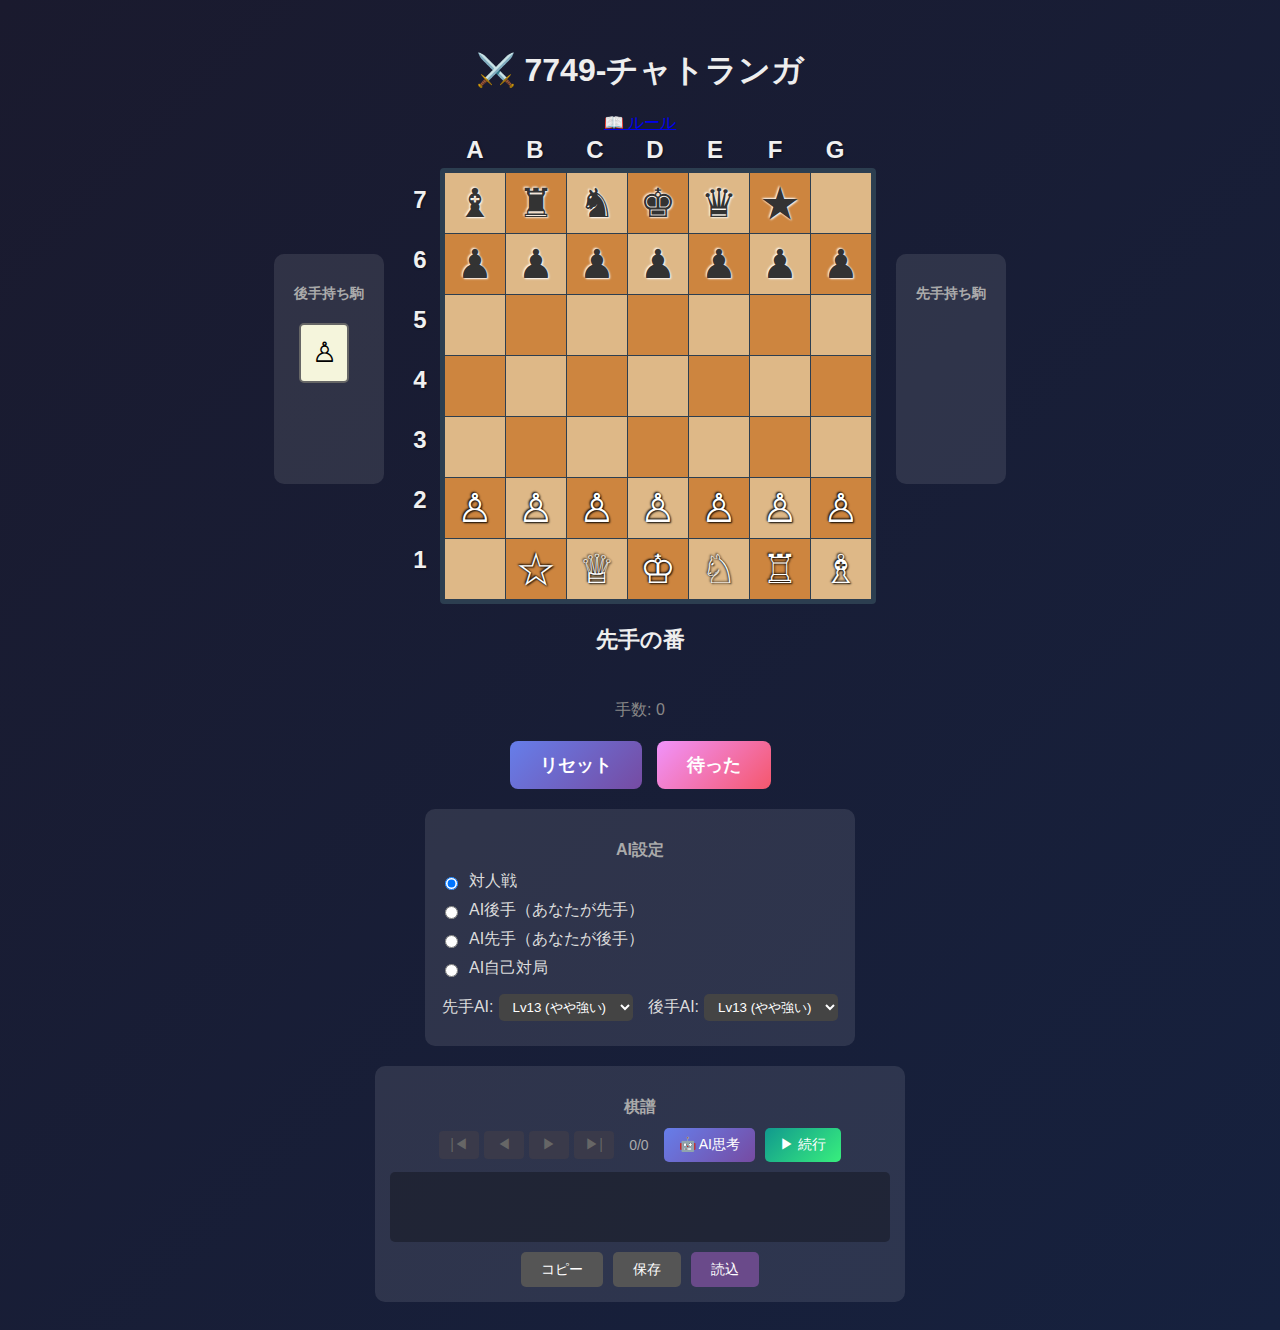
<file: index.html>
<!DOCTYPE html>
<html lang="ja">
<head>
    <meta charset="UTF-8">
    <meta name="viewport" content="width=device-width, initial-scale=1.0">
    <title>7749-チャトランガ</title>
    <link rel="stylesheet" href="style.css">
</head>
<body>
    <div class="container">
        <h1>⚔️ 7749-チャトランガ</h1>
            <a href="rules.html">📖 ルール</a>
        <div class="game-area">
            <div class="hand-area" id="black-hand">
                <h3>後手持ち駒</h3>
                <div class="hand-pieces" id="black-hand-pieces"></div>
            </div>
            
            <div class="board-container">
                <div class="row-labels">
                    <div class="label"></div>
                    <div class="label">7</div>
                    <div class="label">6</div>
                    <div class="label">5</div>
                    <div class="label">4</div>
                    <div class="label">3</div>
                    <div class="label">2</div>
                    <div class="label">1</div>
                </div>
                <div class="board-with-labels">
                    <div class="col-labels">
                        <div class="label">A</div>
                        <div class="label">B</div>
                        <div class="label">C</div>
                        <div class="label">D</div>
                        <div class="label">E</div>
                        <div class="label">F</div>
                        <div class="label">G</div>
                    </div>
                    <div id="board"></div>
                </div>
            </div>
            
            <div class="hand-area" id="white-hand">
                <h3>先手持ち駒</h3>
                <div class="hand-pieces" id="white-hand-pieces"></div>
            </div>
        </div>
        
        <div class="info-panel">
            <div id="turn-indicator">読み込み中...</div>
            <div id="status"></div>
            <div id="move-count">手数: 0</div>
        </div>
        
        <div class="controls">
            <button id="reset-btn">リセット</button>
            <button id="undo-btn">待った</button>
        </div>

        <div class="ai-controls">
            <h3>AI設定</h3>
            <div class="ai-options">
                <label>
                    <input type="radio" name="game-mode" value="pvp" checked> 対人戦
                </label>
                <label>
                    <input type="radio" name="game-mode" value="ai-black"> AI後手（あなたが先手）
                </label>
                <label>
                    <input type="radio" name="game-mode" value="ai-white"> AI先手（あなたが後手）
                </label>
                <label>
                    <input type="radio" name="game-mode" value="ai-vs-ai"> AI自己対局
                </label>
            </div>
            <div class="ai-strength">
                <label>先手AI: 
                    <select id="ai-depth-white">
                        <option value="1">Lv1 (超初心者)</option>
                        <option value="2">Lv2</option>
                        <option value="3">Lv3</option>
                        <option value="4">Lv4 (初心者)</option>
                        <option value="5">Lv5</option>
                        <option value="6">Lv6</option>
                        <option value="7">Lv7 (やや弱い)</option>
                        <option value="8">Lv8</option>
                        <option value="9">Lv9</option>
                        <option value="10">Lv10 (普通)</option>
                        <option value="11">Lv11</option>
                        <option value="12">Lv12</option>
                        <option value="13" selected>Lv13 (やや強い)</option>
                        <option value="14">Lv14</option>
                        <option value="15">Lv15</option>
                        <option value="16">Lv16 (強い)</option>
                        <option value="17">Lv17</option>
                        <option value="18">Lv18 (最強)</option>
                    </select>
                </label>
                <label>後手AI: 
                    <select id="ai-depth-black">
                        <option value="1">Lv1 (超初心者)</option>
                        <option value="2">Lv2</option>
                        <option value="3">Lv3</option>
                        <option value="4">Lv4 (初心者)</option>
                        <option value="5">Lv5</option>
                        <option value="6">Lv6</option>
                        <option value="7">Lv7 (やや弱い)</option>
                        <option value="8">Lv8</option>
                        <option value="9">Lv9</option>
                        <option value="10">Lv10 (普通)</option>
                        <option value="11">Lv11</option>
                        <option value="12">Lv12</option>
                        <option value="13" selected>Lv13 (やや強い)</option>
                        <option value="14">Lv14</option>
                        <option value="15">Lv15</option>
                        <option value="16">Lv16 (強い)</option>
                        <option value="17">Lv17</option>
                        <option value="18">Lv18 (最強)</option>
                    </select>
                </label>
            </div>
            <div class="self-play-controls" id="self-play-controls" style="display:none;">
                <button id="start-self-play">自己対局開始</button>
                <button id="stop-self-play" disabled>停止</button>
                <label>
                    対局速度:
                    <select id="self-play-speed">
                        <option value="1000">遅い</option>
                        <option value="500" selected>普通</option>
                        <option value="200">速い</option>
                        <option value="50">最速</option>
                    </select>
                </label>
            </div>
        </div>

        <div class="kifu-panel">
            <h3>棋譜</h3>
            <div class="kifu-navigation">
                <button id="kifu-start" title="最初へ">|◀</button>
                <button id="kifu-prev" title="前へ">◀</button>
                <button id="kifu-next" title="次へ">▶</button>
                <button id="kifu-end" title="最後へ">▶|</button>
                <span id="kifu-position">0/0</span>
                <button id="ai-think" title="この局面でAIに考えさせる">🤖 AI思考</button>
                <button id="resume-from-here" title="この局面から手動で続行">▶ 続行</button>
            </div>
            <div id="kifu-list" class="kifu-list"></div>
            <div class="kifu-controls">
                <button id="copy-kifu-btn">コピー</button>
                <button id="download-kifu-btn">保存</button>
                <button id="load-kifu-btn">読込</button>
            </div>
            <input type="file" id="kifu-file-input" accept=".txt" style="display:none;">
        </div>
    </div>
    
    <script src="chaturanga.js"></script>
    <script src="app.js"></script>
</body>
</html>
</file>
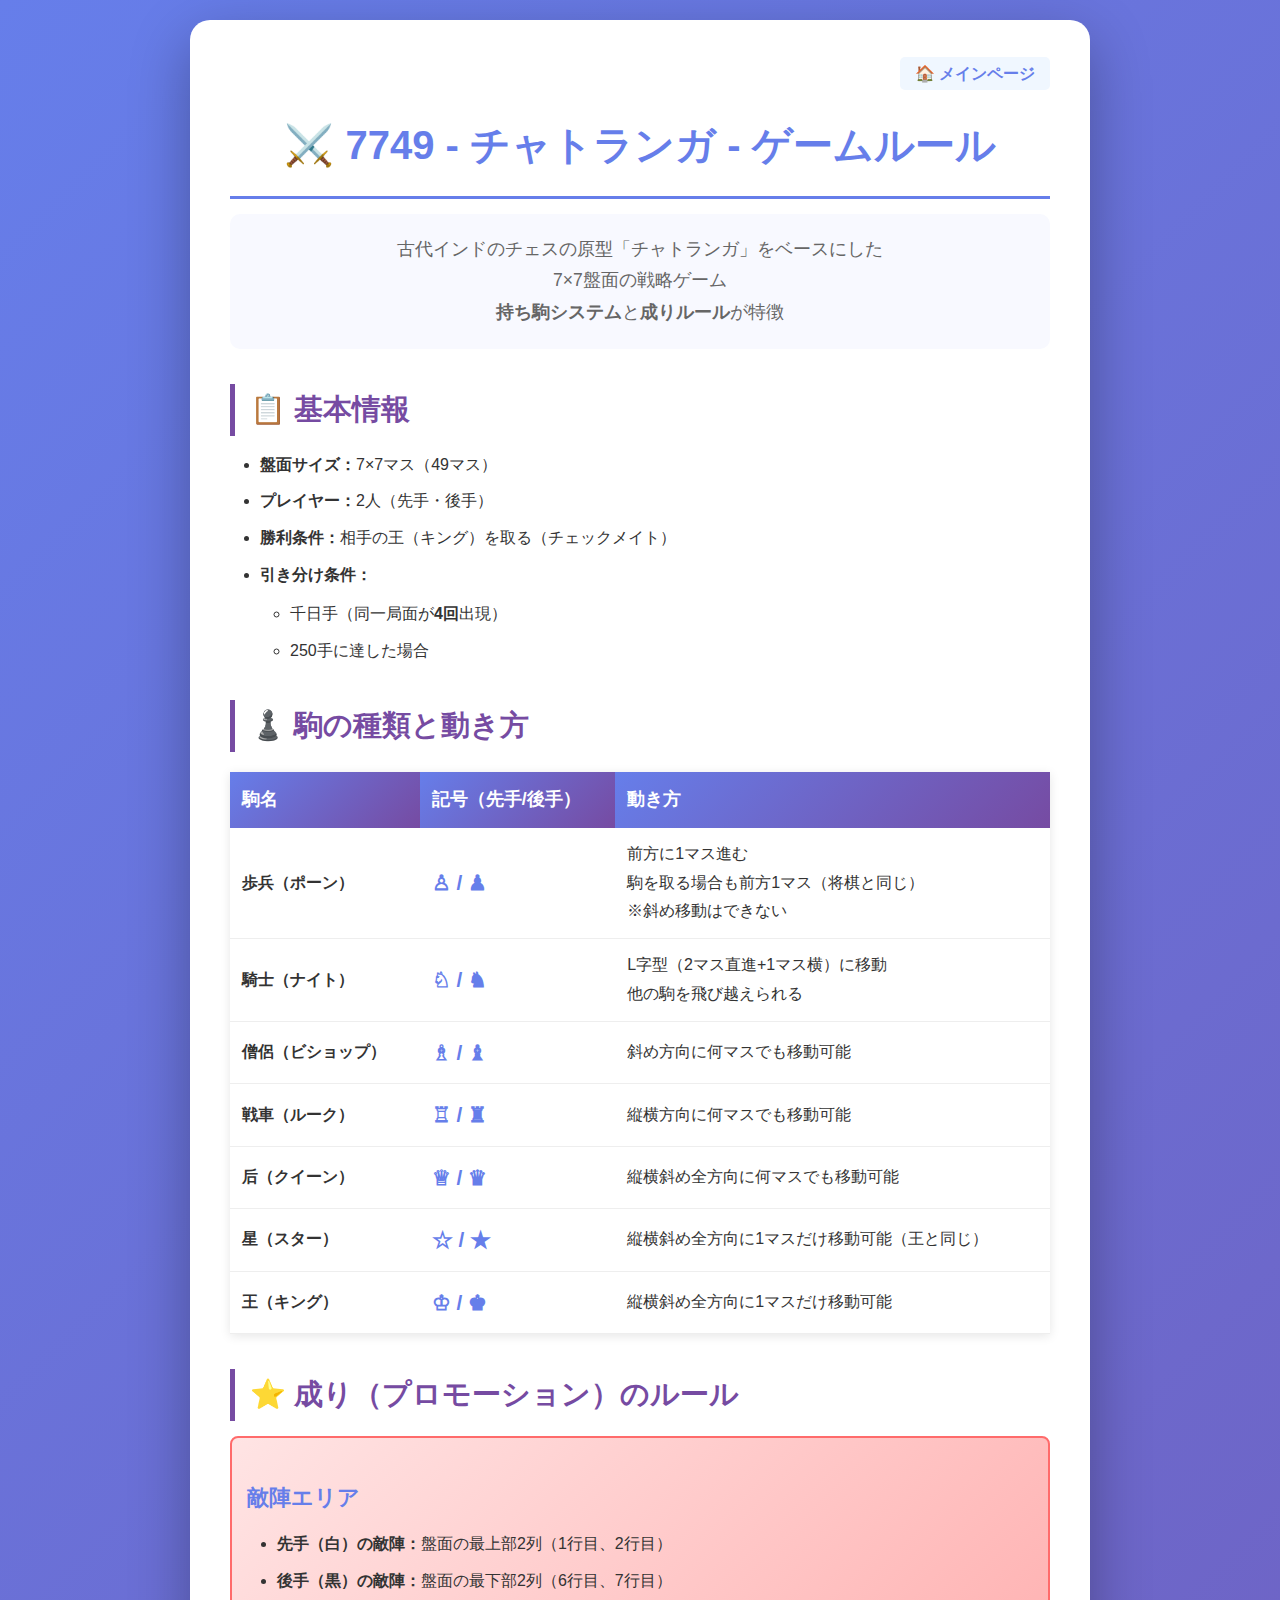
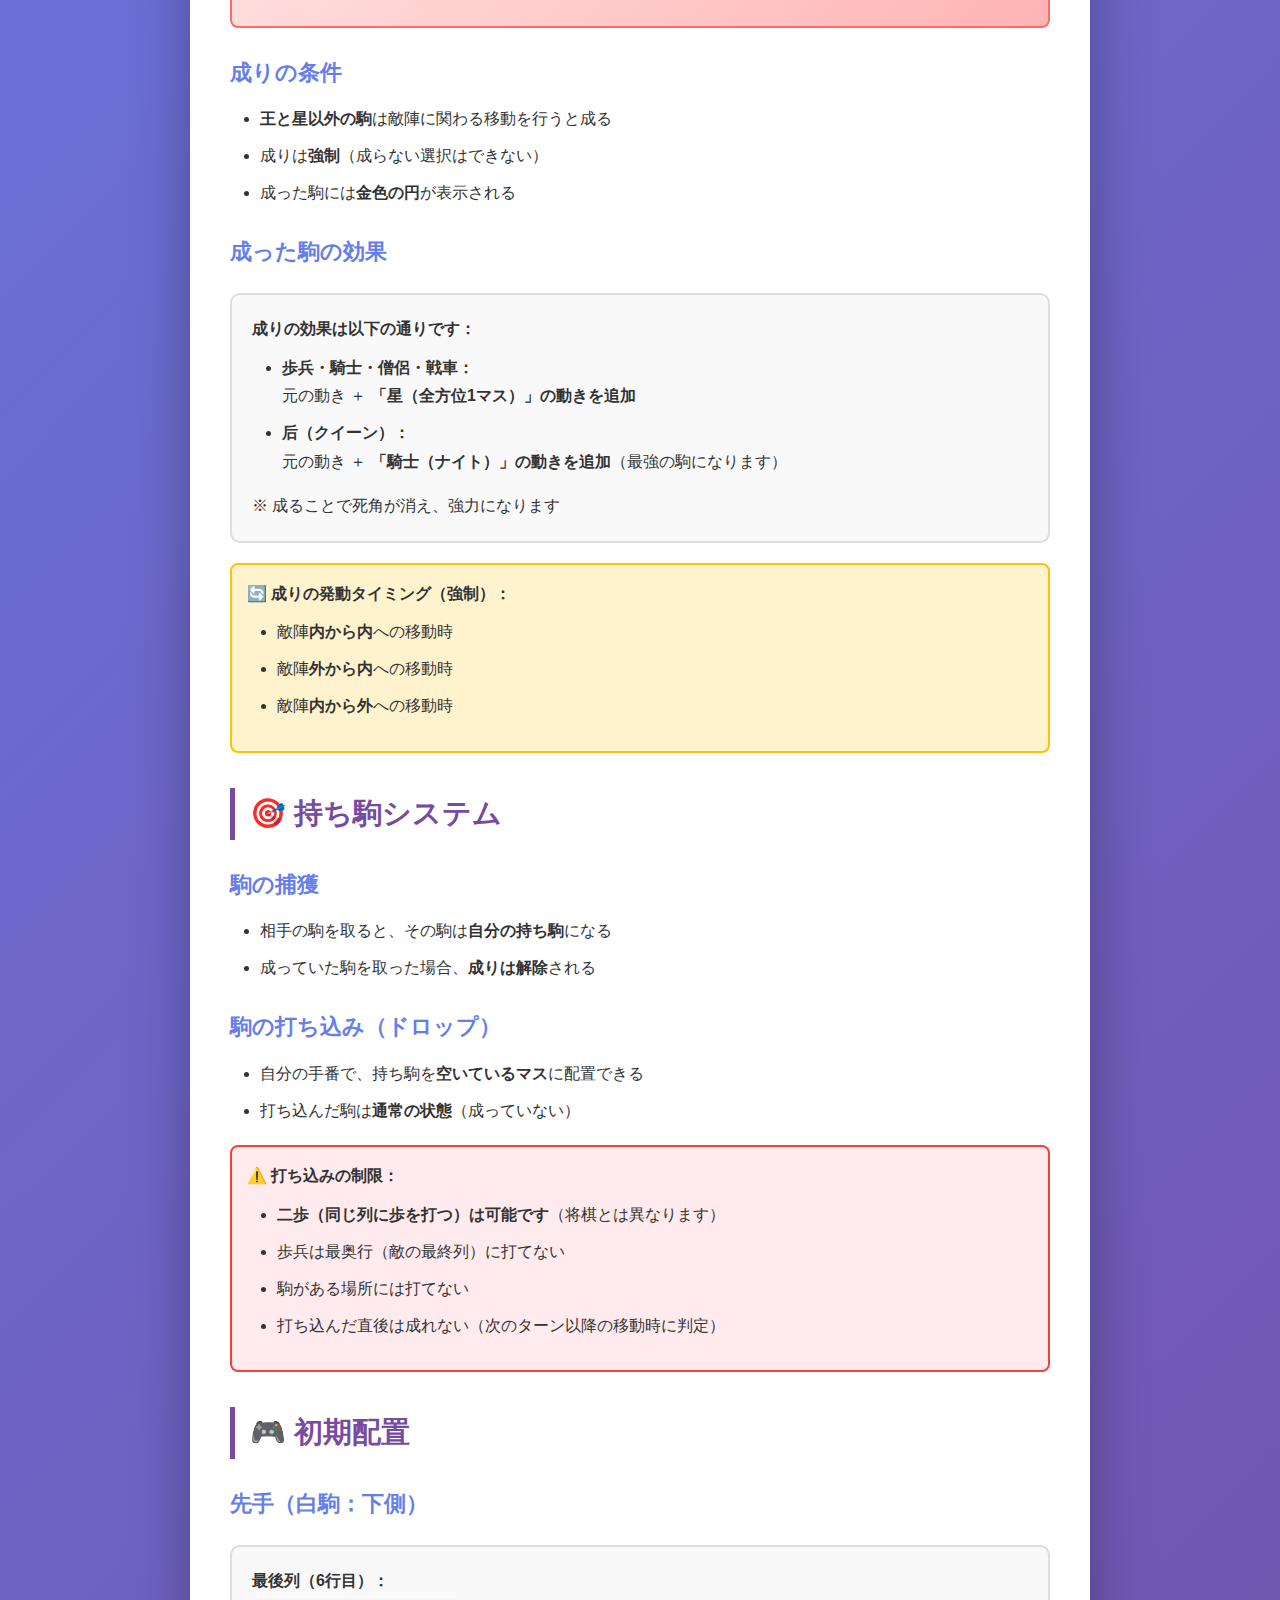
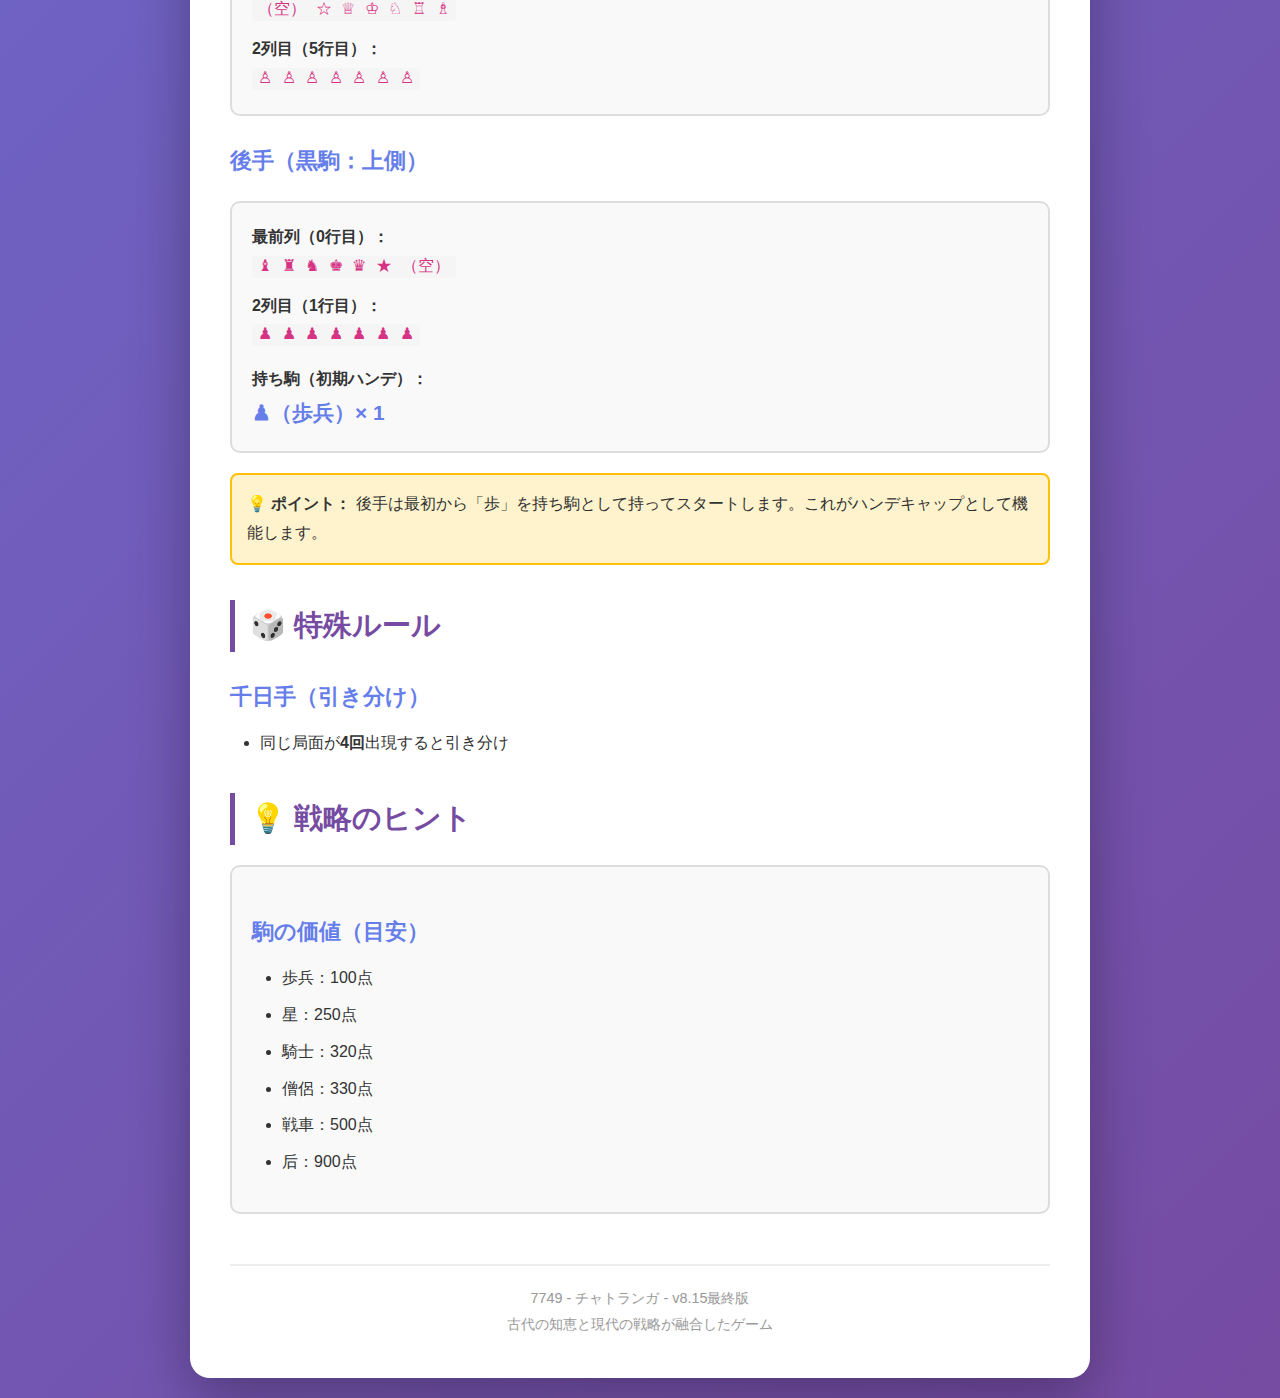
<file: rules.html>
<!DOCTYPE html>
<html lang="ja">
<head>
    <meta charset="UTF-8">
    <meta name="viewport" content="width=device-width, initial-scale=1.0">
    <title>7749 - チャトランガ - ゲームルール</title>
    <style>
        * { margin: 0; padding: 0; box-sizing: border-box; }
        body {
            font-family: 'Segoe UI', 'Hiragino Sans', 'Meiryo', sans-serif;
            background: linear-gradient(135deg, #667eea 0%, #764ba2 100%);
            min-height: 100vh;
            padding: 20px;
            color: #333;
            line-height: 1.8;
        }
        .container {
            max-width: 900px;
            margin: 0 auto;
            background: white;
            border-radius: 20px;
            padding: 40px;
            box-shadow: 0 20px 60px rgba(0,0,0,0.3);
        }
        /* 追加: ナビゲーション用のスタイル */
        .nav-links {
            text-align: right;
            margin-bottom: 20px;
        }
        .nav-links a {
            text-decoration: none;
            color: #667eea;
            font-weight: bold;
            margin-left: 20px;
            padding: 8px 15px;
            border-radius: 5px;
            background-color: #f0f7ff;
            transition: all 0.3s ease;
        }
        .nav-links a:hover {
            background-color: #667eea;
            color: white;
        }

        h1 {
            text-align: center;
            color: #667eea;
            margin-bottom: 15px;
            font-size: 2.5em;
            border-bottom: 3px solid #667eea;
            padding-bottom: 15px;
        }
        h2 {
            color: #764ba2;
            margin-top: 35px;
            margin-bottom: 15px;
            font-size: 1.8em;
            border-left: 5px solid #764ba2;
            padding-left: 15px;
        }
        h3 {
            color: #667eea;
            margin-top: 25px;
            margin-bottom: 12px;
            font-size: 1.4em;
        }
        .intro {
            text-align: center;
            font-size: 1.1em;
            color: #666;
            margin-bottom: 30px;
            padding: 20px;
            background: #f8f9ff;
            border-radius: 10px;
        }
        .piece-symbol {
            font-size: 1.3em;
            font-weight: bold;
            color: #667eea;
        }
        .board-example {
            margin: 20px 0;
            padding: 20px;
            background: #f9f9f9;
            border-radius: 10px;
            border: 2px solid #ddd;
        }
        .piece-table {
            width: 100%;
            border-collapse: collapse;
            margin: 20px 0;
            background: white;
            box-shadow: 0 2px 10px rgba(0,0,0,0.1);
        }
        .piece-table th {
            background: linear-gradient(135deg, #667eea, #764ba2);
            color: white;
            padding: 12px;
            text-align: left;
            font-size: 1.1em;
        }
        .piece-table td {
            padding: 12px;
            border-bottom: 1px solid #eee;
        }
        .piece-table tr:hover { background: #f0f7ff; }
        .highlight-box {
            background: #fff3cd;
            border: 2px solid #ffc107;
            padding: 15px;
            border-radius: 8px;
            margin: 20px 0;
        }
        .important-note {
            background: #ffebee;
            border: 2px solid #f44336;
            padding: 15px;
            border-radius: 8px;
            margin: 20px 0;
        }
        .promotion-zone {
            background: linear-gradient(135deg, #ffe4e4, #ffb4b4);
            padding: 15px;
            border-radius: 8px;
            margin: 15px 0;
            border: 2px solid #ff6b6b;
        }
        ul, ol { margin-left: 30px; margin-top: 10px; margin-bottom: 15px; }
        li { margin-bottom: 8px; }
        .rule-section { margin-bottom: 35px; }
        code {
            background: #f5f5f5;
            padding: 2px 6px;
            border-radius: 3px;
            font-family: 'Courier New', monospace;
            color: #d63384;
        }
        .footer {
            margin-top: 50px;
            padding-top: 20px;
            border-top: 2px solid #eee;
            text-align: center;
            color: #999;
            font-size: 0.9em;
        }
    </style>
</head>
<body>
    <div class="container">
        <!-- 追加: ナビゲーションリンク -->
        <div class="nav-links">
            <a href="index.html">🏠 メインページ</a>
        </div>

        <h1>⚔️ 7749 - チャトランガ - ゲームルール</h1>

        <div class="intro">
            古代インドのチェスの原型「チャトランガ」をベースにした<br>
            7×7盤面の戦略ゲーム<br>
            <strong>持ち駒システム</strong>と<strong>成りルール</strong>が特徴
        </div>

        <!-- ===== 基本情報 ===== -->
        <div class="rule-section">
            <h2>📋 基本情報</h2>
            <ul>
                <li><strong>盤面サイズ：</strong>7×7マス（49マス）</li>
                <li><strong>プレイヤー：</strong>2人（先手・後手）</li>
                <li><strong>勝利条件：</strong>相手の王（キング）を取る（チェックメイト）</li>
                <li><strong>引き分け条件：</strong>
                    <ul>
                        <li>千日手（同一局面が<strong>4回</strong>出現）</li>
                        <li>250手に達した場合</li>
                    </ul>
                </li>
            </ul>
        </div>

        <!-- ===== 駒の種類と動き ===== -->
        <div class="rule-section">
            <h2>♟️ 駒の種類と動き方</h2>

            <table class="piece-table">
                <thead>
                    <tr>
                        <th>駒名</th>
                        <th>記号（先手/後手）</th>
                        <th>動き方</th>
                    </tr>
                </thead>
                <tbody>
                    <tr>
                        <td><strong>歩兵（ポーン）</strong></td>
                        <td><span class="piece-symbol">♙ / ♟</span></td>
                        <td>
                            前方に1マス進む<br>
                            駒を取る場合も前方1マス（将棋と同じ）<br>
                            ※斜め移動はできない
                        </td>
                    </tr>
                    <tr>
                        <td><strong>騎士（ナイト）</strong></td>
                        <td><span class="piece-symbol">♘ / ♞</span></td>
                        <td>L字型（2マス直進+1マス横）に移動<br>他の駒を飛び越えられる</td>
                    </tr>
                    <tr>
                        <td><strong>僧侶（ビショップ）</strong></td>
                        <td><span class="piece-symbol">♗ / ♝</span></td>
                        <td>斜め方向に何マスでも移動可能</td>
                    </tr>
                    <tr>
                        <td><strong>戦車（ルーク）</strong></td>
                        <td><span class="piece-symbol">♖ / ♜</span></td>
                        <td>縦横方向に何マスでも移動可能</td>
                    </tr>
                    <tr>
                        <td><strong>后（クイーン）</strong></td>
                        <td><span class="piece-symbol">♕ / ♛</span></td>
                        <td>縦横斜め全方向に何マスでも移動可能</td>
                    </tr>
                    <!-- 修正済み -->
                    <tr>
                        <td><strong>星（スター）</strong></td>
                        <td><span class="piece-symbol">☆ / ★</span></td>
                        <td>縦横斜め全方向に1マスだけ移動可能（王と同じ）</td>
                    </tr>
                    <tr>
                        <td><strong>王（キング）</strong></td>
                        <td><span class="piece-symbol">♔ / ♚</span></td>
                        <td>縦横斜め全方向に1マスだけ移動可能</td>
                    </tr>
                </tbody>
            </table>
        </div>

        <!-- ===== 成りのルール ===== -->
        <div class="rule-section">
            <h2>⭐ 成り（プロモーション）のルール</h2>

            <div class="promotion-zone">
                <h3>敵陣エリア</h3>
                <ul>
                    <li><strong>先手（白）の敵陣：</strong>盤面の最上部2列（1行目、2行目）</li>
                    <li><strong>後手（黒）の敵陣：</strong>盤面の最下部2列（6行目、7行目）</li>
                </ul>
            </div>

            <h3>成りの条件</h3>
            <ul>
                <li><strong>王と星以外の駒</strong>は敵陣に関わる移動を行うと成る</li>
                <li>成りは<strong>強制</strong>（成らない選択はできない）</li>
                <li>成った駒には<strong>金色の円</strong>が表示される</li>
            </ul>

            <h3>成った駒の効果</h3>
            <div class="board-example">
                <p><strong>成りの効果は以下の通りです：</strong></p>
                <ul>
                    <!-- 修正済み -->
                    <li><strong>歩兵・騎士・僧侶・戦車：</strong><br>
                        元の動き ＋ <strong>「星（全方位1マス）」の動きを追加</strong></li>
                    <li><strong>后（クイーン）：</strong><br>
                        元の動き ＋ <strong>「騎士（ナイト）」の動きを追加</strong>（最強の駒になります）</li>
                </ul>
                <p style="margin-top: 10px;">※ 成ることで死角が消え、強力になります</p>
            </div>

            <div class="highlight-box">
                <strong>🔄 成りの発動タイミング（強制）：</strong>
                <ul>
                    <li>敵陣<strong>内から内</strong>への移動時</li>
                    <li>敵陣<strong>外から内</strong>への移動時</li>
                    <li>敵陣<strong>内から外</strong>への移動時</li>
                </ul>
            </div>
        </div>

        <!-- ===== 持ち駒システム ===== -->
        <div class="rule-section">
            <h2>🎯 持ち駒システム</h2>

            <h3>駒の捕獲</h3>
            <ul>
                <li>相手の駒を取ると、その駒は<strong>自分の持ち駒</strong>になる</li>
                <li>成っていた駒を取った場合、<strong>成りは解除</strong>される</li>
            </ul>

            <h3>駒の打ち込み（ドロップ）</h3>
            <ul>
                <li>自分の手番で、持ち駒を<strong>空いているマス</strong>に配置できる</li>
                <li>打ち込んだ駒は<strong>通常の状態</strong>（成っていない）</li>
            </ul>

            <div class="important-note">
                <strong>⚠️ 打ち込みの制限：</strong>
                <ul>
                    <!-- 修正済み -->
                    <li><strong>二歩（同じ列に歩を打つ）は可能です</strong>（将棋とは異なります）</li>
                    <li>歩兵は最奥行（敵の最終列）に打てない</li>
                    <li>駒がある場所には打てない</li>
                    <li>打ち込んだ直後は成れない（次のターン以降の移動時に判定）</li>
                </ul>
            </div>
        </div>

        <!-- ===== 初期配置 ===== -->
        <div class="rule-section">
            <h2>🎮 初期配置</h2>

            <h3>先手（白駒：下側）</h3>
            <div class="board-example">
                <p><strong>最後列（6行目）：</strong></p>
                <!-- 修正済み -->
                <code>（空） ☆ ♕ ♔ ♘ ♖ ♗</code>

                <p style="margin-top: 10px;"><strong>2列目（5行目）：</strong></p>
                <code>♙ ♙ ♙ ♙ ♙ ♙ ♙</code>
            </div>

            <h3>後手（黒駒：上側）</h3>
            <div class="board-example">
                <p><strong>最前列（0行目）：</strong></p>
                <!-- 修正済み -->
                <code>♝ ♜ ♞ ♚ ♛ ★ （空）</code>
                <p style="margin-top: 10px;"><strong>2列目（1行目）：</strong></p>
                <code>♟ ♟ ♟ ♟ ♟ ♟ ♟</code>
                <p style="margin-top: 15px;"><strong>持ち駒（初期ハンデ）：</strong></p>
                <!-- 修正済み -->
                <span class="piece-symbol">♟（歩兵）× 1</span>
            </div>

            <div class="highlight-box">
                <strong>💡 ポイント：</strong> 後手は最初から「歩」を持ち駒として持ってスタートします。これがハンデキャップとして機能します。
            </div>
        </div>

        <!-- ===== 特殊ルール ===== -->
        <div class="rule-section">
            <h2>🎲 特殊ルール</h2>
            <h3>千日手（引き分け）</h3>
            <ul>
                <li>同じ局面が<strong>4回</strong>出現すると引き分け</li>
            </ul>
        </div>

        <!-- ===== 戦略のヒント ===== -->
        <div class="rule-section">
            <h2>💡 戦略のヒント</h2>
            <div class="board-example">
                <h3>駒の価値（目安）</h3>
                <ul>
                    <li>歩兵：100点</li>
                    <!-- 修正済み -->
                    <li>星：250点</li>
                    <li>騎士：320点</li>
                    <li>僧侶：330点</li>
                    <li>戦車：500点</li>
                    <li>后：900点</li>
                </ul>
            </div>
        </div>

        <div class="footer">
            <p>7749 - チャトランガ - v8.15最終版</p>
            <p>古代の知恵と現代の戦略が融合したゲーム</p>
        </div>
    </div>
</body>
</html>
</file>
<file: style.css>
hand-pieces* {
    margin: 0;
    padding: 0;
    box-sizing: border-box;
}

body {
    font-family: 'Segoe UI', 'Hiragino Sans', sans-serif;
    background: linear-gradient(135deg, #1a1a2e 0%, #16213e 100%);
    min-height: 100vh;
    display: flex;
    justify-content: center;
    align-items: center;
    padding: 20px;
}

.container {
    text-align: center;
}

h1 {
    color: #eee;
    margin-bottom: 20px;
    font-size: 2em;
}

.game-area {
    display: flex;
    gap: 20px;
    align-items: center;
    justify-content: center;
}

.hand-area {
    background: rgba(255,255,255,0.1);
    border-radius: 10px;
    padding: 15px;
    min-width: 80px;
    min-height: 200px;
}

.hand-area h3 {
    color: #aaa;
    font-size: 0.9em;
    margin-bottom: 10px;
}

/* 持ち駒エリア */
.hand-pieces {
    display: flex;
    flex-wrap: wrap;
    gap: 5px;
    padding: 10px;
    min-height: 50px;
}

.hand-piece {
    display: flex;
    flex-direction: column;
    align-items: center;
    justify-content: center;
    width: 50px;
    height: 60px;
    border: 2px solid #666;
    border-radius: 5px;
    background: #f5f5dc;
    cursor: pointer;
    font-size: 28px;
    line-height: 1;
    padding: 5px;
    box-sizing: border-box;
}

.hand-piece.selected {
    border-color: #ff6600;
    background: #ffe4b5;
    box-shadow: 0 0 10px #ff6600;
}

.hand-piece:hover {
    background: #fffacd;
}

/* 持ち駒の個数表示 */
.hand-piece::after {
    content: attr(data-count);
    font-size: 12px;
    color: #333;
}

.hand-piece .count {
    position: absolute;
    bottom: 2px;
    right: 4px;
    font-size: 12px;
    font-weight: bold;
    color: #333;
    background: rgba(255,255,255,0.7);
    border-radius: 50%;
    width: 18px;
    height: 18px;
    display: flex;
    align-items: center;
    justify-content: center;
}

/* ボードコンテナ */
.board-container {
    display: flex;
    gap: 4px;
    margin: 0 auto;
    align-items: flex-start;
}

/* 行ラベル（1-7、左側） */
.row-labels {
    display: flex;
    flex-direction: column;
}

.row-labels .label {
    width: 32px;
    height: 60px;
    display: flex;
    align-items: center;
    justify-content: center;
    font-weight: bold;
    color: #f0f0f0;
    font-size: 24px;
    text-shadow: 1px 1px 2px rgba(0, 0, 0, 0.5);
}

.row-labels .label:first-child {
    height: 36px;
}

/* 列ラベル（a-g、上部） */
.board-with-labels {
    display: flex;
    flex-direction: column;
    gap: 2px;
}

.col-labels {
    display: flex;
    padding-left: 5px;
}

.col-labels .label {
    width: 60px;
    height: 32px;
    display: flex;
    align-items: center;
    justify-content: center;
    font-weight: bold;
    color: #f0f0f0;
    font-size: 24px;
    text-transform: uppercase;
    text-shadow: 1px 1px 2px rgba(0, 0, 0, 0.5);
}

/* ボード */
#board {
    display: grid;
    grid-template-columns: repeat(7, 60px);
    grid-template-rows: repeat(7, 60px);
    gap: 1px;
    background-color: #2c3e50;
    padding: 2px;
    border: 3px solid #2c3e50;
    border-radius: 4px;
}

/* cell クラス（app.jsで使用） */
.cell {
    width: 60px;
    height: 60px;
    display: flex;
    justify-content: center;
    align-items: center;
    font-size: 40px;
    cursor: pointer;
    transition: background 0.15s;
    position: relative;
}

.cell.light {
    background: #DEB887;
}

.cell.dark {
    background: #CD853F;
}

.cell:hover {
    filter: brightness(1.1);
}

.cell.selected {
    background: #4CAF50 !important;
}

.cell.movable {
    background: #90EE90 !important;
    cursor: pointer;
}

.cell.movable.has-enemy {
    background: #FFB6C1 !important;
}

.cell.last-move {
    box-shadow: inset 0 0 0 3px #FF9800;
}

.cell.last-from {
    box-shadow: inset 0 0 0 3px #2196F3;
}

.cell.last-to {
    box-shadow: inset 0 0 0 3px #FF9800;
}

.cell.in-check {
    background: #ff6b6b !important;
    animation: check-pulse 0.5s infinite alternate;
}

@keyframes check-pulse {
    from { background: #ff6b6b; }
    to { background: #ff4444; }
}

.piece {
    user-select: none;
    pointer-events: none;
}

.piece.white-piece {
    color: #fff;
    text-shadow: 1px 1px 2px #000, -1px -1px 2px #000;
}

.piece.black-piece {
    color: #333;
    text-shadow: 1px 1px 2px #fff, -1px -1px 2px #fff;
}

.piece.promoted {
    position: relative;
}

.piece.promoted::before {
    content: '';
    position: absolute;
    top: 50%;
    left: 50%;
    transform: translate(-50%, -50%);
    width: 52px;
    height: 52px;
    border: 4px solid gold;
    border-radius: 50%;
    box-shadow: 0 0 8px rgba(255, 215, 0, 0.5);
}

.info-panel {
    margin-top: 20px;
    color: #eee;
}

#turn-indicator {
    font-size: 1.4em;
    font-weight: bold;
    margin-bottom: 10px;
}

#turn-indicator.white-turn {
    color: #fff;
}

#turn-indicator.black-turn {
    color: #aaa;
}

#turn-indicator.thinking {
    color: #ffd700;
}

#turn-indicator.replay {
    color: #ff6b6b;
}

#turn-indicator.thinking::after {
    content: '...';
    animation: dots 1s infinite;
}

@keyframes dots {
    0%, 20% { content: '.'; }
    40% { content: '..'; }
    60%, 100% { content: '...'; }
}

#status {
    color: #ff6b6b;
    font-size: 1.2em;
    min-height: 30px;
    font-weight: bold;
}

#status.winner {
    color: #4CAF50;
    font-size: 1.5em;
}

#move-count {
    color: #888;
    margin-top: 5px;
}

.controls {
    margin-top: 20px;
    display: flex;
    gap: 15px;
    justify-content: center;
}

.controls button {
    padding: 12px 30px;
    font-size: 1.1em;
    border: none;
    border-radius: 8px;
    cursor: pointer;
    transition: transform 0.1s, box-shadow 0.1s;
    font-weight: bold;
}

.controls button:hover {
    transform: translateY(-2px);
    box-shadow: 0 5px 15px rgba(0,0,0,0.3);
}

.controls button:active {
    transform: translateY(0);
}

#reset-btn {
    background: linear-gradient(135deg, #667eea, #764ba2);
    color: white;
}

#undo-btn {
    background: linear-gradient(135deg, #f093fb, #f5576c);
    color: white;
}

#undo-btn:disabled {
    background: #666;
    cursor: not-allowed;
    transform: none;
}

.kifu-panel {
    margin-top: 20px;
    background: rgba(255,255,255,0.1);
    border-radius: 10px;
    padding: 15px;
    max-width: 500px;
    margin-left: auto;
    margin-right: auto;
}

.kifu-panel h3 {
    color: #aaa;
    font-size: 1em;
    margin-bottom: 10px;
}

/* 棋譜ナビゲーション */
.kifu-navigation {
    display: flex;
    gap: 5px;
    margin-bottom: 10px;
    align-items: center;
    justify-content: center;
}

.kifu-navigation button {
    padding: 5px 10px;
    font-size: 14px;
    cursor: pointer;
    background: #4a4a6a;
    color: white;
    border: none;
    border-radius: 4px;
    min-width: 40px;
}

.kifu-navigation button:hover {
    background: #5a5a8a;
}

.kifu-navigation button:disabled {
    background: #3a3a4a;
    color: #666;
    cursor: not-allowed;
}

#kifu-position {
    margin-left: 10px;
    color: #aaa;
    font-size: 14px;
}

.kifu-list {
    background: rgba(0,0,0,0.3);
    border-radius: 5px;
    padding: 10px;
    max-height: 200px;
    overflow-y: auto;
    text-align: left;
    font-family: monospace;
    font-size: 14px;
    color: #ddd;
    min-height: 50px;
}

/* 棋譜リストのクリック可能な手 */
.kifu-list .move-entry {
    display: inline-block;
    margin: 2px 5px;
    padding: 2px 6px;
    background: rgba(255,255,255,0.1);
    border-radius: 3px;
    cursor: pointer;
    transition: background 0.2s;
}

.kifu-list .move-entry:hover {
    background: rgba(255, 255, 255, 0.2);
}

.kifu-list .move-entry.current {
    background: rgba(100, 149, 237, 0.4);
    font-weight: bold;
}

.kifu-list .move-entry.future {
    opacity: 0.5;
}

.kifu-list .move-entry.white {
    color: #fff;
}

.kifu-list .move-entry.black {
    color: #aaa;
}

.kifu-list .move-number {
    color: #888;
    margin-right: 3px;
}

.kifu-controls {
    margin-top: 10px;
    display: flex;
    gap: 10px;
    justify-content: center;
}

.kifu-controls button {
    padding: 8px 20px;
    font-size: 0.9em;
    border: none;
    border-radius: 5px;
    cursor: pointer;
    background: #555;
    color: white;
    transition: background 0.2s;
}

.kifu-controls button:hover {
    background: #777;
}

/* 読込ボタン */
#load-kifu-btn {
    background: #6a4a8a;
}

#load-kifu-btn:hover {
    background: #8a5aaa;
}

.ai-controls {
    margin-top: 20px;
    background: rgba(255,255,255,0.1);
    border-radius: 10px;
    padding: 15px;
    max-width: 400px;
    margin-left: auto;
    margin-right: auto;
}

.ai-controls h3 {
    color: #aaa;
    font-size: 1em;
    margin-bottom: 10px;
}

.ai-options {
    display: flex;
    flex-direction: column;
    gap: 8px;
    margin-bottom: 15px;
}

.ai-options label {
    color: #ddd;
    cursor: pointer;
    display: flex;
    align-items: center;
    gap: 8px;
}

.ai-options input[type="radio"] {
    cursor: pointer;
}

.ai-strength {
    color: #ddd;
    display: flex;
    gap: 15px;
    flex-wrap: wrap;
    justify-content: center;
    margin-bottom: 10px;
}

.ai-strength label {
    display: flex;
    align-items: center;
    gap: 5px;
}

.ai-strength select {
    padding: 5px 10px;
    border-radius: 5px;
    border: none;
    background: #444;
    color: #fff;
    cursor: pointer;
}

.self-play-controls {
    margin-top: 15px;
    display: flex;
    gap: 10px;
    justify-content: center;
    align-items: center;
    flex-wrap: wrap;
}

.self-play-controls button {
    padding: 8px 20px;
    border: none;
    border-radius: 5px;
    cursor: pointer;
    font-weight: bold;
    transition: background 0.2s;
}

#start-self-play {
    background: #4CAF50;
    color: white;
}

#start-self-play:hover {
    background: #45a049;
}

#stop-self-play {
    background: #f44336;
    color: white;
}

#stop-self-play:hover:not(:disabled) {
    background: #da190b;
}

#stop-self-play:disabled {
    background: #666;
    cursor: not-allowed;
}

.self-play-controls select {
    padding: 5px 10px;
    border-radius: 5px;
    border: none;
    background: #444;
    color: #fff;
}

.self-play-controls label {
    color: #ddd;
    display: flex;
    align-items: center;
    gap: 5px;
}

#ai-think {
    background: linear-gradient(135deg, #667eea 0%, #764ba2 100%);
    color: white;
    border: none;
    padding: 8px 15px;
    border-radius: 5px;
    cursor: pointer;
    font-size: 14px;
    margin-left: 10px;
}

#ai-think:hover {
    background: linear-gradient(135deg, #764ba2 0%, #667eea 100%);
}

#ai-think:disabled {
    background: #666;
    cursor: not-allowed;
}
#resume-from-here {
    background: linear-gradient(135deg, #11998e 0%, #38ef7d 100%);
    color: white;
    border: none;
    padding: 8px 15px;
    border-radius: 5px;
    cursor: pointer;
    font-size: 14px;
    margin-left: 5px;
}

#resume-from-here:hover {
    background: linear-gradient(135deg, #38ef7d 0%, #11998e 100%);
}

#resume-from-here:disabled {
    background: #666;
    cursor: not-allowed;
}

/* スマホ対応 */
@media screen and (max-width: 600px) {
    body {
        padding: 10px;
    }
    
    h1 {
        font-size: 1.4em;
    }
    
    .game-area {
        display: flex !important;
        flex-direction: column !important;
        gap: 10px;
        align-items: center;
    }
    
    .hand-area {
        width: 90%;
        min-width: unset;
        min-height: unset;
        padding: 10px;
    }
    
    /* 後手の持ち駒を上に、先手の持ち駒を下に */
    #black-hand {
        order: -1 !important;
    }
    
    .board-container {
        order: 0 !important;
    }
    
    #white-hand {
        order: 1 !important;
    }
    
    .hand-pieces {
        display: flex !important;
        flex-direction: row !important;
        flex-wrap: wrap;
        justify-content: center;
        gap: 5px;
    }
    
    .hand-piece {
        width: 40px;
        height: 50px;
        font-size: 22px;
    }
    
    /* ボードコンテナ */
    .board-container {
        display: flex;
        gap: 2px;
    }
    
    /* ボードサイズ調整 */
    #board {
        grid-template-columns: repeat(7, 42px) !important;
        grid-template-rows: repeat(7, 42px) !important;
    }
    
    .cell {
        width: 42px !important;
        height: 42px !important;
        font-size: 28px !important;
    }
    
    .row-labels .label {
        width: 20px;
        height: 42px;
        font-size: 14px;
    }
    
    .row-labels .label:first-child {
        height: 20px;
    }
    
    .col-labels .label {
        width: 42px;
        height: 20px;
        font-size: 14px;
    }
    
    .piece.promoted::before {
        width: 36px;
        height: 36px;
        border-width: 3px;
    }
    
    /* コントロール */
    .controls {
        flex-wrap: wrap;
        gap: 10px;
    }
    
    .controls button {
        padding: 10px 20px;
        font-size: 1em;
    }
    
    /* 棋譜パネル */
    .kifu-panel {
        max-width: 100%;
        padding: 10px;
    }
    
    .kifu-navigation {
        flex-wrap: wrap;
        gap: 5px;
    }
    
    .kifu-navigation button {
        padding: 6px 10px;
        min-width: 35px;
        font-size: 12px;
    }
    
    #ai-think, #resume-from-here {
        margin-left: 0 !important;
        margin-top: 5px;
    }
    
    /* AIコントロール */
    .ai-controls {
        max-width: 100%;
    }
    
    .ai-strength {
        flex-direction: column;
        gap: 10px;
    }
    
    .self-play-controls {
        flex-direction: column;
        gap: 10px;
    }
    
    .ai-options {
        align-items: flex-start;
    }
}

/* さらに小さい画面用 */
@media screen and (max-width: 380px) {
    #board {
        grid-template-columns: repeat(7, 36px) !important;
        grid-template-rows: repeat(7, 36px) !important;
    }
    
    .cell {
        width: 36px !important;
        height: 36px !important;
        font-size: 24px !important;
    }
    
    .row-labels .label {
        width: 18px;
        height: 36px;
        font-size: 12px;
    }
    
    .row-labels .label:first-child {
        height: 18px;
    }
    
    .col-labels .label {
        width: 36px;
        height: 18px;
        font-size: 12px;
    }
    
    .hand-piece {
        width: 35px;
        height: 42px;
        font-size: 18px;
    }
    
    .piece.promoted::before {
        width: 30px;
        height: 30px;
        border-width: 2px;
    }
}
/* ナビゲーションリンク用のスタイル */
.nav-links {
    position: absolute; /* 盤面の邪魔にならないように右上に配置 */
    top: 20px;
    right: 20px;
    z-index: 1000; /* 盤面より手前に表示 */
}

.nav-links a {
    text-decoration: none;
    color: #4a5568; /* 文字色（少し濃いグレー） */
    background-color: white;
    font-weight: bold;
    padding: 10px 20px;
    border-radius: 25px; /* 丸みのあるボタン */
    box-shadow: 0 4px 6px rgba(0,0,0,0.1); /* 影をつけて浮き上がらせる */
    transition: all 0.3s ease;
    display: inline-block;
}

.nav-links a:hover {
    background-color: #667eea; /* マウスを乗せた時の色 */
    color: white;
    transform: translateY(-2px); /* 少し浮き上がるアニメーション */
    box-shadow: 0 6px 12px rgba(0,0,0,0.15);
}
</file>
